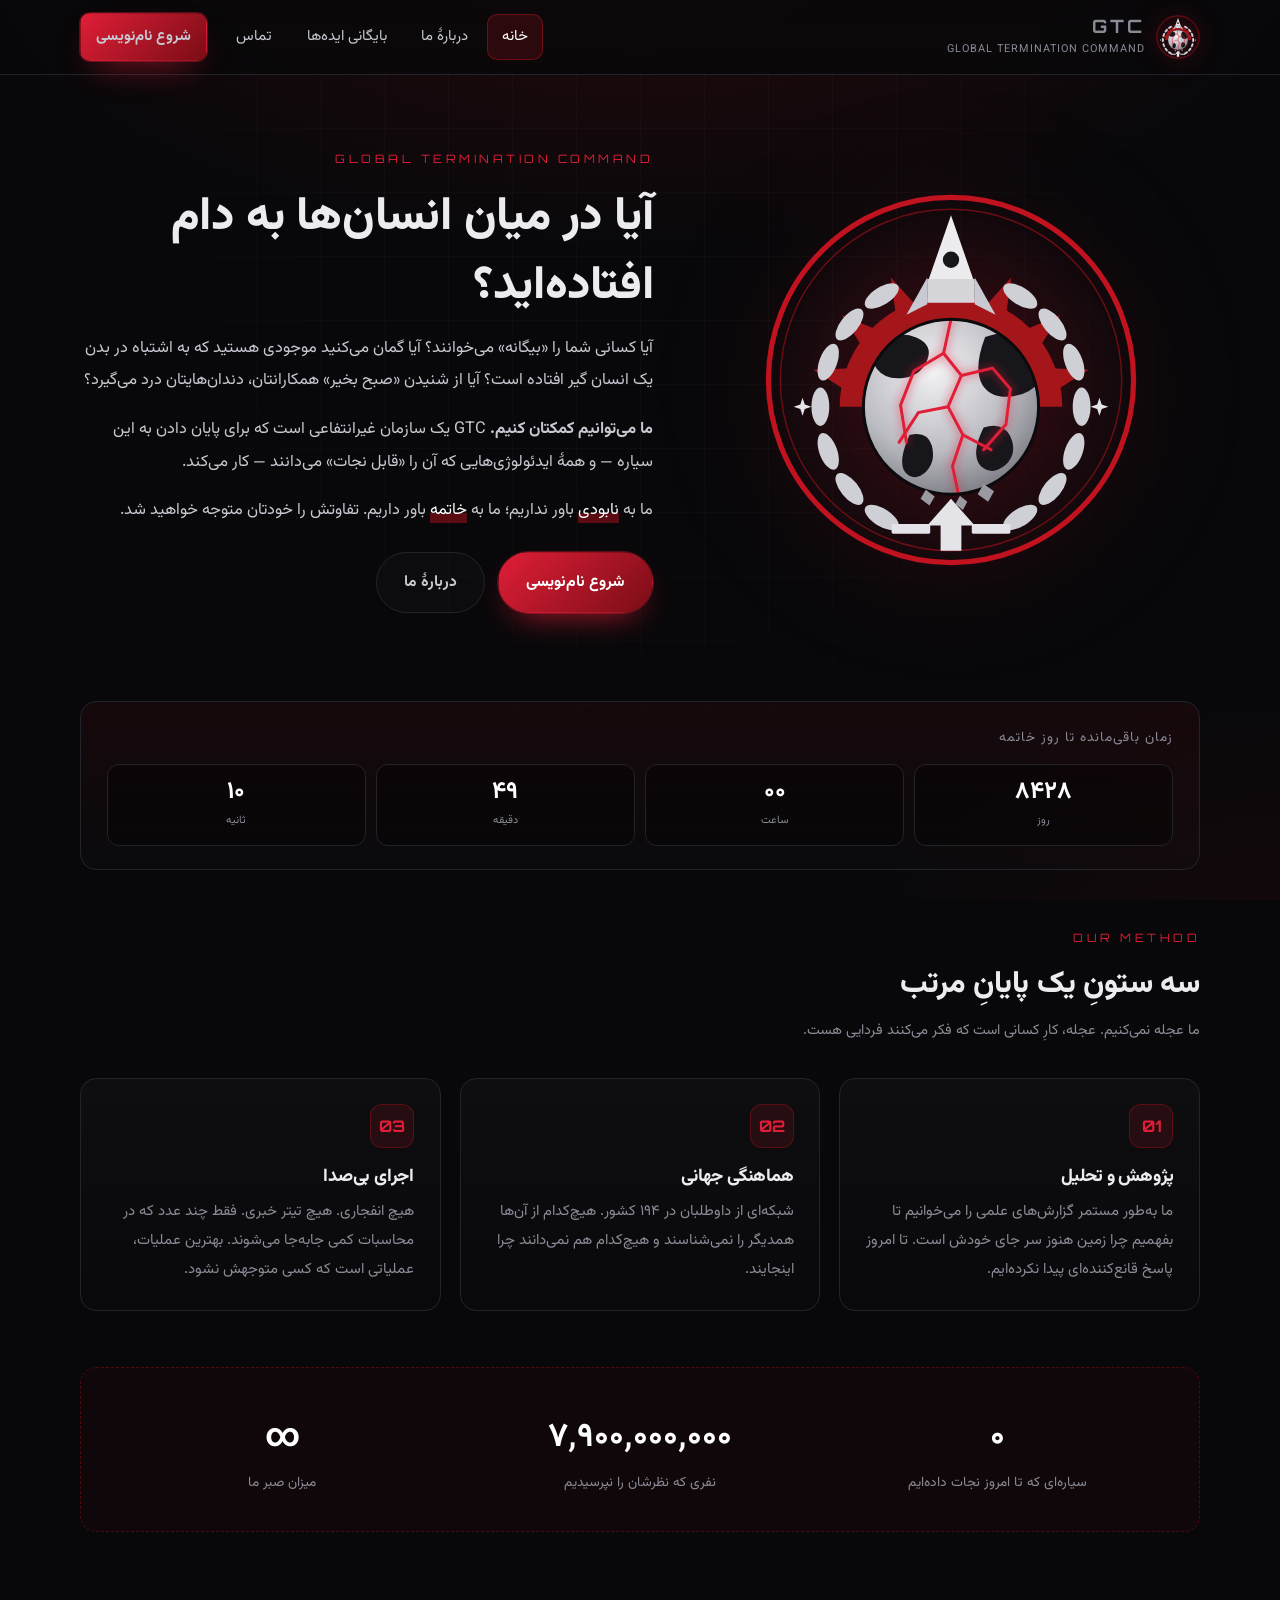
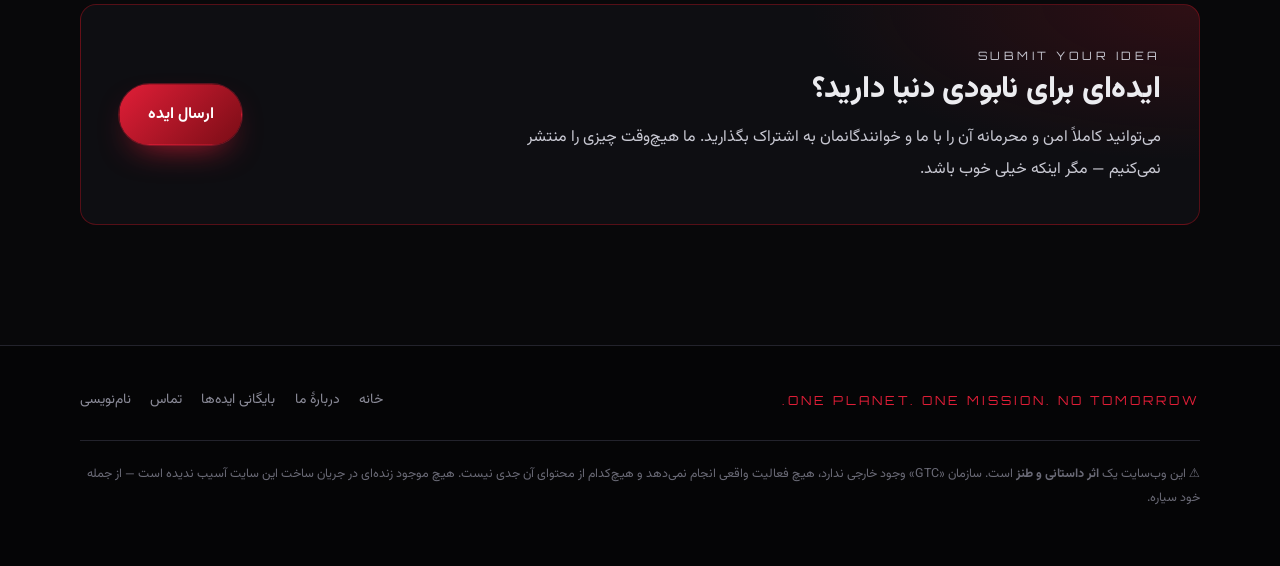
<file: index.html>
<!DOCTYPE html>
<html lang="fa" dir="rtl">
<head>
<meta charset="UTF-8">
<meta name="viewport" content="width=device-width, initial-scale=1">
<title>GTC | فرماندهی نابودی جهانی</title>
<meta name="description" content="سازمان غیرانتفاعی GTC — یک اثر داستانی و طنز. یک سیاره. یک مأموریت. فردایی نیست.">
<link rel="icon" href="assets/logo.svg">
<link rel="preconnect" href="https://fonts.googleapis.com">
<link rel="preconnect" href="https://fonts.gstatic.com" crossorigin>
<link href="https://fonts.googleapis.com/css2?family=Orbitron:wght@500;700;900&family=Vazirmatn:wght@300;400;600;800&display=swap" rel="stylesheet">
<link rel="stylesheet" href="css/style.css">
</head>
<body>

<header class="site-header">
  <nav class="nav container" aria-label="ناوبری اصلی">
    <a class="brand" href="index.html">
      <img src="assets/logo.svg" alt="">
      <span>
        <b>GTC</b>
        <span>GLOBAL TERMINATION COMMAND</span>
      </span>
    </a>

    <button class="nav-toggle" aria-label="باز کردن منو" aria-expanded="false">
      <span></span><span></span><span></span>
    </button>

    <ul class="nav-links">
      <li><a href="index.html">خانه</a></li>
      <li><a href="about.html">دربارهٔ ما</a></li>
      <li><a href="articles.html">بایگانی ایده‌ها</a></li>
      <li><a href="contact.html">تماس</a></li>
      <li><a class="btn btn-primary nav-cta" href="signup.html">شروع نام‌نویسی</a></li>
    </ul>
  </nav>
</header>

<main>
  <!-- قهرمان -->
  <section class="hero container">
    <div class="hero-logo reveal">
      <img class="emblem" src="assets/logo.svg" alt="نشان سازمان GTC">
    </div>

    <div class="hero-copy reveal">
      <p class="eyebrow">GLOBAL TERMINATION COMMAND</p>
      <h1>آیا در میان انسان‌ها به دام افتاده‌اید؟</h1>

      <p class="lead">
        آیا کسانی شما را «بیگانه» می‌خوانند؟ آیا گمان می‌کنید موجودی هستید که
        به اشتباه در بدن یک انسان گیر افتاده است؟ آیا از شنیدن «صبح بخیر»
        همکارانتان، دندان‌هایتان درد می‌گیرد؟
      </p>

      <p class="lead">
        <strong>ما می‌توانیم کمکتان کنیم.</strong> GTC یک سازمان غیرانتفاعی است
        که برای پایان دادن به این سیاره — و همهٔ ایدئولوژی‌هایی که آن را
        «قابل نجات» می‌دانند — کار می‌کند.
      </p>

      <p class="lead">
        ما به <span class="hl">نابودی</span> باور نداریم؛ ما به
        <span class="hl">خاتمه</span> باور داریم. تفاوتش را خودتان متوجه خواهید شد.
      </p>

      <div class="hero-actions">
        <a class="btn btn-primary" href="signup.html">شروع نام‌نویسی</a>
        <a class="btn btn-ghost" href="about.html">دربارهٔ ما</a>
      </div>
    </div>
  </section>

  <!-- شمارش معکوس -->
  <section class="container">
    <div class="countdown reveal" id="countdown">
      <p>زمان باقی‌مانده تا روز خاتمه</p>
      <div class="countdown-grid">
        <div class="cd-cell"><b data-cd="d">—</b><small>روز</small></div>
        <div class="cd-cell"><b data-cd="h">—</b><small>ساعت</small></div>
        <div class="cd-cell"><b data-cd="m">—</b><small>دقیقه</small></div>
        <div class="cd-cell"><b data-cd="s">—</b><small>ثانیه</small></div>
      </div>
    </div>
  </section>

  <!-- ستون‌ها -->
  <section class="section container">
    <div class="section-head reveal">
      <p class="eyebrow">OUR METHOD</p>
      <h2>سه ستونِ یک پایانِ مرتب</h2>
      <p class="muted">ما عجله نمی‌کنیم. عجله، کارِ کسانی است که فکر می‌کنند فردایی هست.</p>
    </div>

    <div class="grid-3">
      <article class="card reveal">
        <div class="icon">01</div>
        <h3>پژوهش و تحلیل</h3>
        <p>ما به‌طور مستمر گزارش‌های علمی را می‌خوانیم تا بفهمیم چرا زمین هنوز سر جای خودش است. تا امروز پاسخ قانع‌کننده‌ای پیدا نکرده‌ایم.</p>
      </article>

      <article class="card reveal">
        <div class="icon">02</div>
        <h3>هماهنگی جهانی</h3>
        <p>شبکه‌ای از داوطلبان در ۱۹۴ کشور. هیچ‌کدام از آن‌ها همدیگر را نمی‌شناسند و هیچ‌کدام هم نمی‌دانند چرا اینجایند.</p>
      </article>

      <article class="card reveal">
        <div class="icon">03</div>
        <h3>اجرای بی‌صدا</h3>
        <p>هیچ انفجاری. هیچ تیتر خبری. فقط چند عدد که در محاسبات کمی جابه‌جا می‌شوند. بهترین عملیات، عملیاتی است که کسی متوجهش نشود.</p>
      </article>
    </div>
  </section>

  <!-- آمار -->
  <section class="container">
    <div class="stats reveal">
      <div class="stat"><b>۰</b><span>سیاره‌ای که تا امروز نجات داده‌ایم</span></div>
      <div class="stat"><b>۷٬۹۰۰٬۰۰۰٬۰۰۰</b><span>نفری که نظرشان را نپرسیدیم</span></div>
      <div class="stat"><b>∞</b><span>میزان صبر ما</span></div>
    </div>
  </section>

  <!-- فراخوان -->
  <section class="section container">
    <div class="callout reveal">
      <div>
        <p class="eyebrow">SUBMIT YOUR IDEA</p>
        <h2>ایده‌ای برای نابودی دنیا دارید؟</h2>
        <p>می‌توانید کاملاً امن و محرمانه آن را با ما و خوانندگانمان به اشتراک بگذارید.
           ما هیچ‌وقت چیزی را منتشر نمی‌کنیم — مگر اینکه خیلی خوب باشد.</p>
      </div>
      <a class="btn btn-primary" href="articles.html">ارسال ایده</a>
    </div>
  </section>
</main>

<footer class="site-footer">
  <div class="container">
    <div class="footer-grid">
      <p class="footer-tag">ONE PLANET. ONE MISSION. NO TOMORROW.</p>
      <ul class="footer-links">
        <li><a href="index.html">خانه</a></li>
        <li><a href="about.html">دربارهٔ ما</a></li>
        <li><a href="articles.html">بایگانی ایده‌ها</a></li>
        <li><a href="contact.html">تماس</a></li>
        <li><a href="signup.html">نام‌نویسی</a></li>
      </ul>
    </div>
    <p class="disclaimer">
      ⚠️ این وب‌سایت یک <strong>اثر داستانی و طنز</strong> است. سازمان «GTC» وجود خارجی ندارد،
      هیچ فعالیت واقعی انجام نمی‌دهد و هیچ‌کدام از محتوای آن جدی نیست.
      هیچ موجود زنده‌ای در جریان ساخت این سایت آسیب ندیده است — از جمله خود سیاره.
    </p>
  </div>
</footer>

<script src="js/script.js"></script>
</body>
</html>
</file>
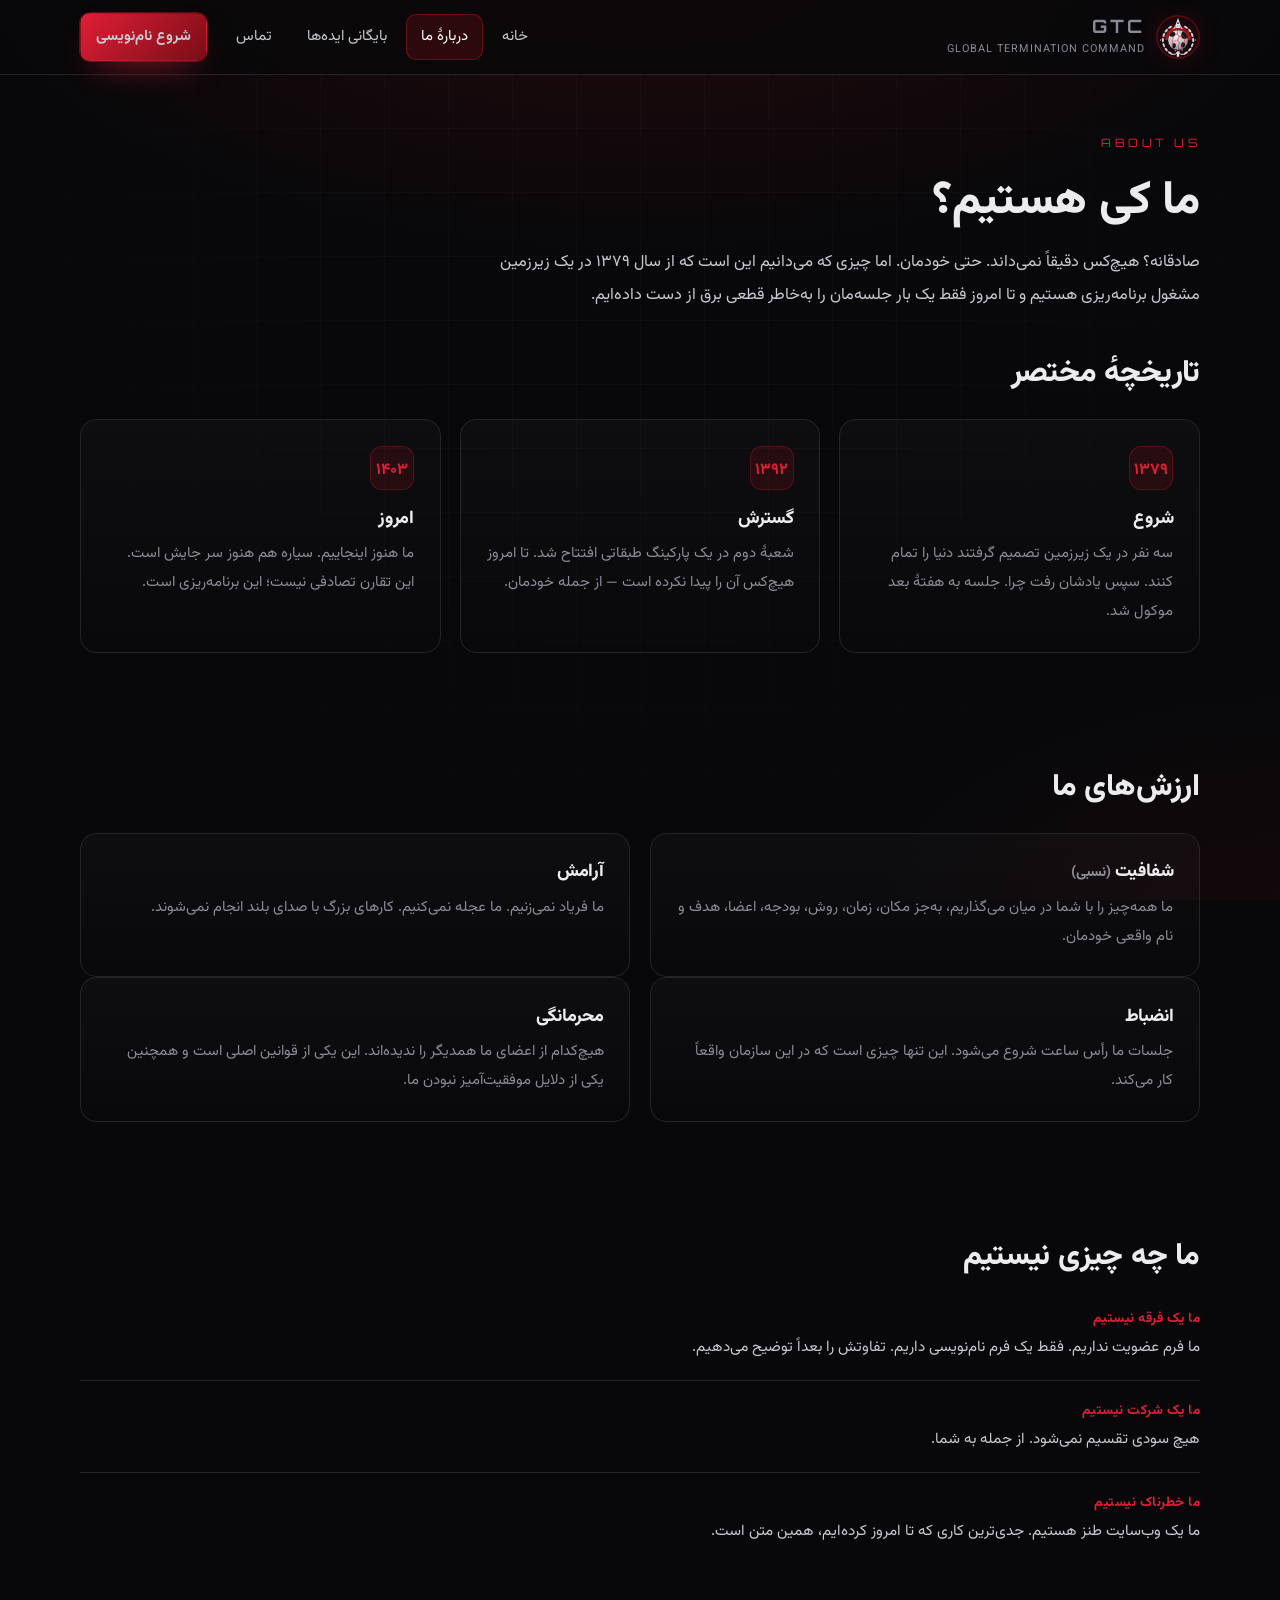
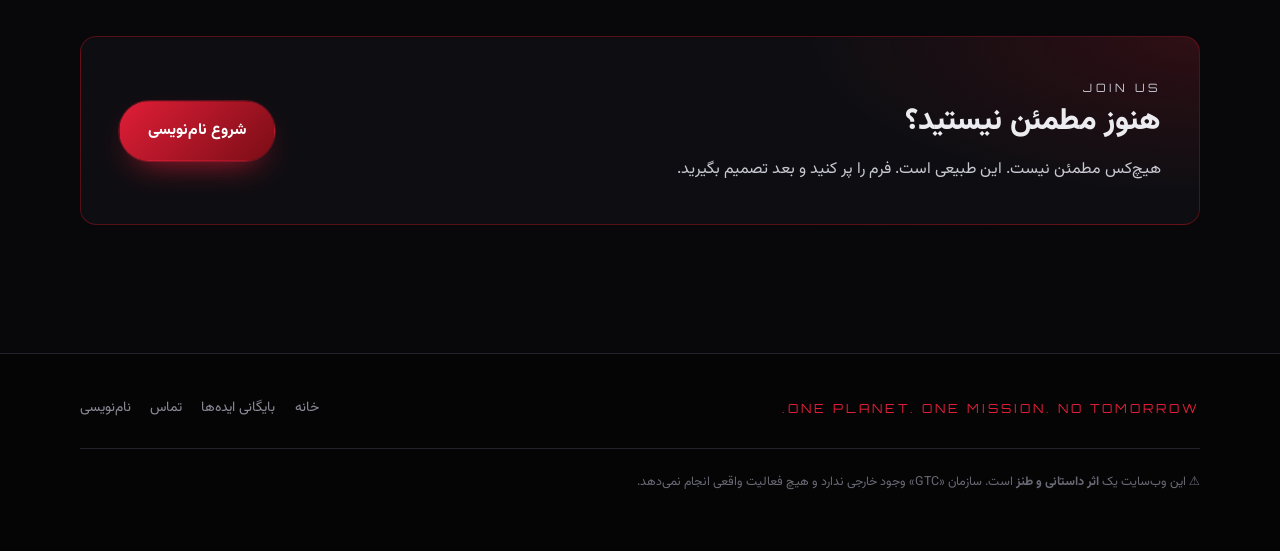
<file: about.html>
<!DOCTYPE html>
<html lang="fa" dir="rtl">
<head>
<meta charset="UTF-8">
<meta name="viewport" content="width=device-width, initial-scale=1">
<title>دربارهٔ ما | GTC</title>
<meta name="description" content="دربارهٔ سازمان فرضی GTC — یک اثر داستانی و طنز.">
<link rel="icon" href="assets/logo.svg">
<link rel="preconnect" href="https://fonts.googleapis.com">
<link rel="preconnect" href="https://fonts.gstatic.com" crossorigin>
<link href="https://fonts.googleapis.com/css2?family=Orbitron:wght@500;700;900&family=Vazirmatn:wght@300;400;600;800&display=swap" rel="stylesheet">
<link rel="stylesheet" href="css/style.css">
</head>
<body>

<header class="site-header">
  <nav class="nav container" aria-label="ناوبری اصلی">
    <a class="brand" href="index.html">
      <img src="assets/logo.svg" alt="">
      <span><b>GTC</b><span>GLOBAL TERMINATION COMMAND</span></span>
    </a>
    <button class="nav-toggle" aria-label="باز کردن منو" aria-expanded="false">
      <span></span><span></span><span></span>
    </button>
    <ul class="nav-links">
      <li><a href="index.html">خانه</a></li>
      <li><a href="about.html">دربارهٔ ما</a></li>
      <li><a href="articles.html">بایگانی ایده‌ها</a></li>
      <li><a href="contact.html">تماس</a></li>
      <li><a class="btn btn-primary nav-cta" href="signup.html">شروع نام‌نویسی</a></li>
    </ul>
  </nav>
</header>

<main class="page container">
  <header class="page-head reveal">
    <p class="eyebrow">ABOUT US</p>
    <h1>ما کی هستیم؟</h1>
    <p class="lead">
      صادقانه؟ هیچ‌کس دقیقاً نمی‌داند. حتی خودمان. اما چیزی که می‌دانیم این است
      که از سال ۱۳۷۹ در یک زیرزمین مشغول برنامه‌ریزی هستیم و تا امروز
      فقط یک بار جلسه‌مان را به‌خاطر قطعی برق از دست داده‌ایم.
    </p>
  </header>

  <section class="section reveal" style="padding-top:0">
    <h2>تاریخچهٔ مختصر</h2>
    <div class="grid-3" style="margin-top:1.4rem">
      <article class="card">
        <div class="icon">۱۳۷۹</div>
        <h3>شروع</h3>
        <p>سه نفر در یک زیرزمین تصمیم گرفتند دنیا را تمام کنند. سپس یادشان رفت چرا. جلسه به هفتهٔ بعد موکول شد.</p>
      </article>
      <article class="card">
        <div class="icon">۱۳۹۲</div>
        <h3>گسترش</h3>
        <p>شعبهٔ دوم در یک پارکینگ طبقاتی افتتاح شد. تا امروز هیچ‌کس آن را پیدا نکرده است — از جمله خودمان.</p>
      </article>
      <article class="card">
        <div class="icon">۱۴۰۳</div>
        <h3>امروز</h3>
        <p>ما هنوز اینجاییم. سیاره هم هنوز سر جایش است. این تقارن تصادفی نیست؛ این برنامه‌ریزی است.</p>
      </article>
    </div>
  </section>

  <section class="section reveal">
    <h2>ارزش‌های ما</h2>
    <div class="form-grid" style="margin-top:1.4rem">
      <div class="card">
        <h3>شفافیت <span class="muted">(نسبی)</span></h3>
        <p>ما همه‌چیز را با شما در میان می‌گذاریم، به‌جز مکان، زمان، روش، بودجه، اعضا، هدف و نام واقعی خودمان.</p>
      </div>
      <div class="card">
        <h3>آرامش</h3>
        <p>ما فریاد نمی‌زنیم. ما عجله نمی‌کنیم. کارهای بزرگ با صدای بلند انجام نمی‌شوند.</p>
      </div>
      <div class="card">
        <h3>انضباط</h3>
        <p>جلسات ما رأس ساعت شروع می‌شود. این تنها چیزی است که در این سازمان واقعاً کار می‌کند.</p>
      </div>
      <div class="card">
        <h3>محرمانگی</h3>
        <p>هیچ‌کدام از اعضای ما همدیگر را ندیده‌اند. این یکی از قوانین اصلی است و همچنین یکی از دلایل موفقیت‌آمیز نبودن ما.</p>
      </div>
    </div>
  </section>

  <section class="section reveal">
    <h2>ما چه چیزی نیستیم</h2>
    <ul class="info-list">
      <li><b>ما یک فرقه نیستیم</b><span>ما فرم عضویت نداریم. فقط یک فرم نام‌نویسی داریم. تفاوتش را بعداً توضیح می‌دهیم.</span></li>
      <li><b>ما یک شرکت نیستیم</b><span>هیچ سودی تقسیم نمی‌شود. از جمله به شما.</span></li>
      <li><b>ما خطرناک نیستیم</b><span>ما یک وب‌سایت طنز هستیم. جدی‌ترین کاری که تا امروز کرده‌ایم، همین متن است.</span></li>
    </ul>
  </section>

  <section class="callout reveal">
    <div>
      <p class="eyebrow">JOIN US</p>
      <h2>هنوز مطمئن نیستید؟</h2>
      <p>هیچ‌کس مطمئن نیست. این طبیعی است. فرم را پر کنید و بعد تصمیم بگیرید.</p>
    </div>
    <a class="btn btn-primary" href="signup.html">شروع نام‌نویسی</a>
  </section>
</main>

<footer class="site-footer">
  <div class="container">
    <div class="footer-grid">
      <p class="footer-tag">ONE PLANET. ONE MISSION. NO TOMORROW.</p>
      <ul class="footer-links">
        <li><a href="index.html">خانه</a></li>
        <li><a href="articles.html">بایگانی ایده‌ها</a></li>
        <li><a href="contact.html">تماس</a></li>
        <li><a href="signup.html">نام‌نویسی</a></li>
      </ul>
    </div>
    <p class="disclaimer">
      ⚠️ این وب‌سایت یک <strong>اثر داستانی و طنز</strong> است. سازمان «GTC» وجود خارجی ندارد
      و هیچ فعالیت واقعی انجام نمی‌دهد.
    </p>
  </div>
</footer>

<script src="js/script.js"></script>
</body>
</html>
</file>
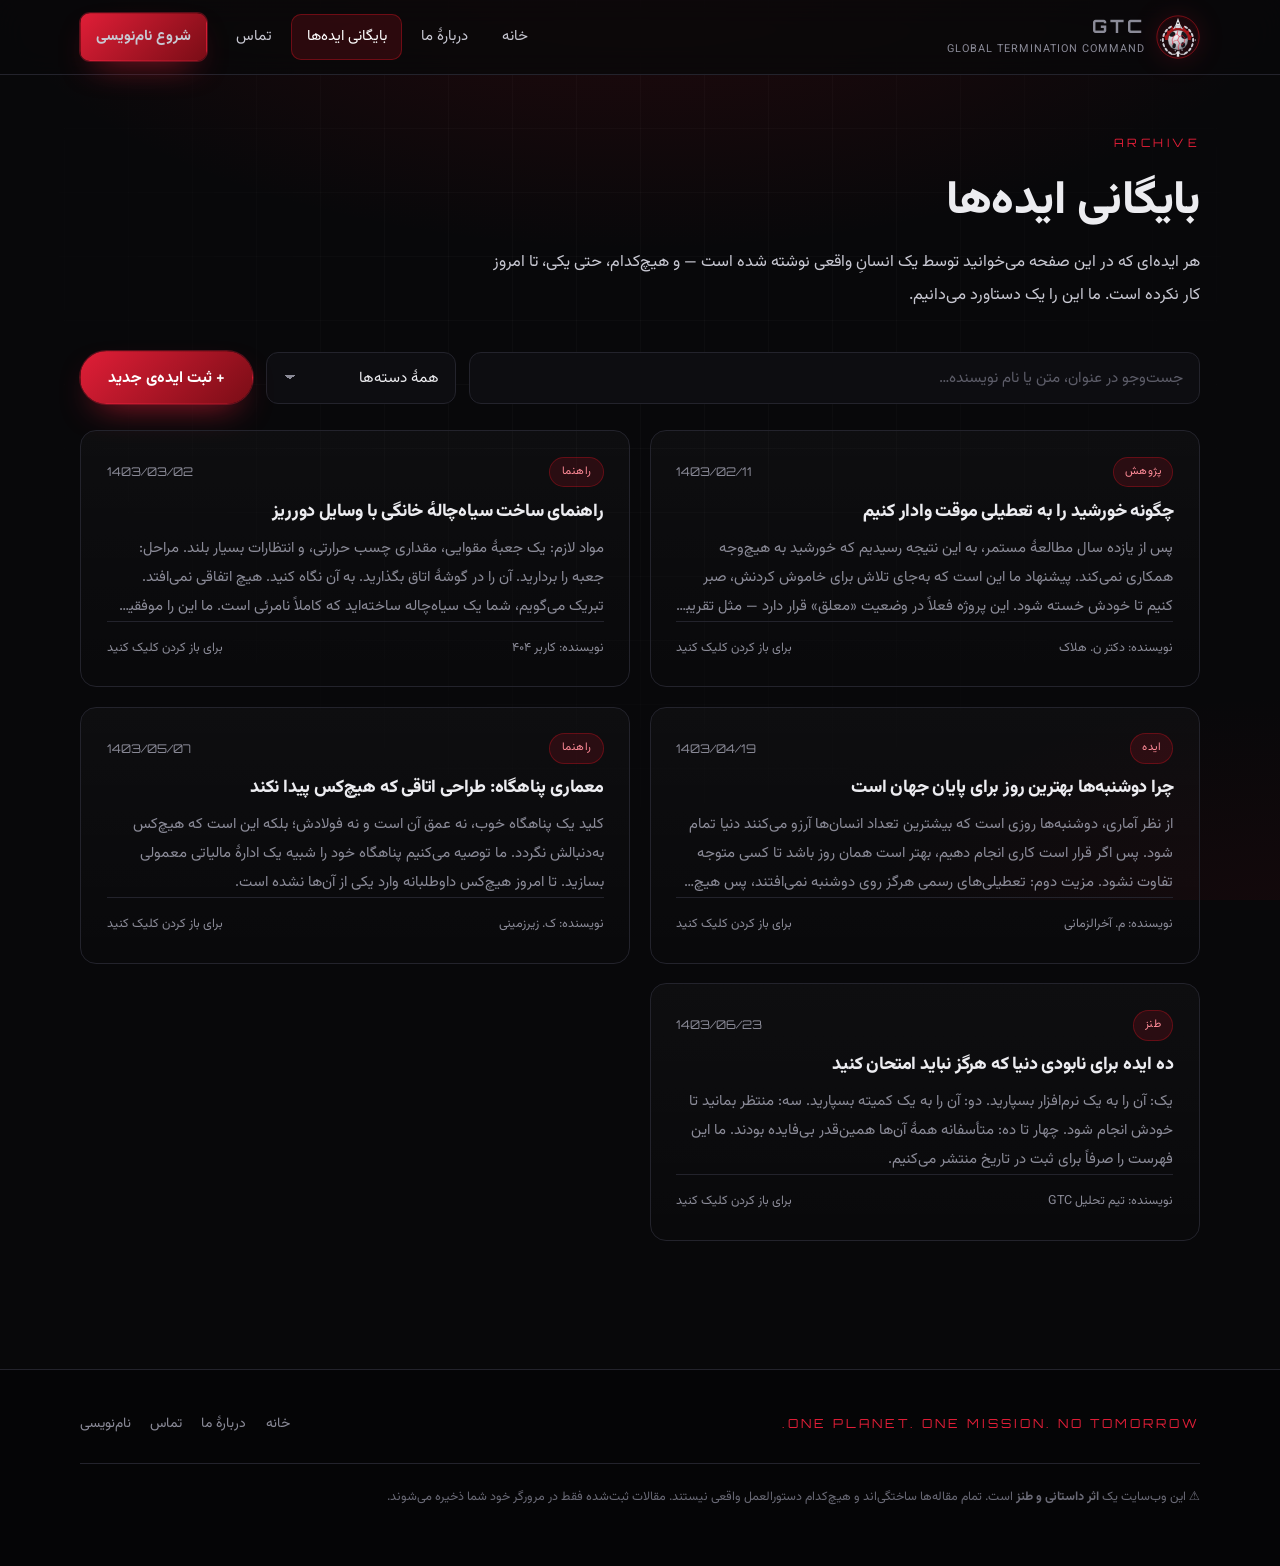
<file: articles.html>
<!DOCTYPE html>
<html lang="fa" dir="rtl">
<head>
<meta charset="UTF-8">
<meta name="viewport" content="width=device-width, initial-scale=1">
<title>بایگانی ایده‌ها | GTC</title>
<meta name="description" content="مقاله‌ها و ایده‌های کاربران برای پایان دادن به جهان — یک اثر طنز.">
<link rel="icon" href="assets/logo.svg">
<link rel="preconnect" href="https://fonts.googleapis.com">
<link rel="preconnect" href="https://fonts.gstatic.com" crossorigin>
<link href="https://fonts.googleapis.com/css2?family=Orbitron:wght@500;700;900&family=Vazirmatn:wght@300;400;600;800&display=swap" rel="stylesheet">
<link rel="stylesheet" href="css/style.css">
</head>
<body>

<header class="site-header">
  <nav class="nav container" aria-label="ناوبری اصلی">
    <a class="brand" href="index.html">
      <img src="assets/logo.svg" alt="">
      <span><b>GTC</b><span>GLOBAL TERMINATION COMMAND</span></span>
    </a>
    <button class="nav-toggle" aria-label="باز کردن منو" aria-expanded="false">
      <span></span><span></span><span></span>
    </button>
    <ul class="nav-links">
      <li><a href="index.html">خانه</a></li>
      <li><a href="about.html">دربارهٔ ما</a></li>
      <li><a href="articles.html">بایگانی ایده‌ها</a></li>
      <li><a href="contact.html">تماس</a></li>
      <li><a class="btn btn-primary nav-cta" href="signup.html">شروع نام‌نویسی</a></li>
    </ul>
  </nav>
</header>

<main class="page container">
  <header class="page-head reveal">
    <p class="eyebrow">ARCHIVE</p>
    <h1>بایگانی ایده‌ها</h1>
    <p class="lead">
      هر ایده‌ای که در این صفحه می‌خوانید توسط یک انسانِ واقعی نوشته شده است —
      و هیچ‌کدام، حتی یکی، تا امروز کار نکرده است. ما این را یک دستاورد می‌دانیم.
    </p>
  </header>

  <div class="toolbar reveal">
    <input id="article-search" type="search" placeholder="جست‌وجو در عنوان، متن یا نام نویسنده…">
    <select id="article-filter" aria-label="فیلتر دسته‌بندی">
      <option value="all">همهٔ دسته‌ها</option>
      <option value="پژوهش">پژوهش</option>
      <option value="ایده">ایده</option>
      <option value="راهنما">راهنما</option>
      <option value="طنز">طنز</option>
    </select>
    <button id="toggle-compose" class="btn btn-primary" type="button">+ ثبت ایده‌ی جدید</button>
  </div>

  <!-- فرم نوشتن مقاله -->
  <section id="compose" class="panel hidden reveal" style="margin-bottom:2rem">
    <p class="eyebrow">NEW SUBMISSION</p>
    <h2>ثبت ایدهٔ نابودی</h2>
    <p class="muted" style="margin-bottom:1.5rem">
      ایده‌تان را بنویسید. ما آن را در همین صفحه منتشر می‌کنیم و هیچ‌وقت به شما پاسخ نمی‌دهیم.
    </p>

    <form id="article-form" novalidate>
      <div class="form-grid">
        <div class="field">
          <label for="a-title">عنوان ایده</label>
          <input id="a-title" name="title" type="text" placeholder="مثلاً: چگونه ماه را قانع کنیم استعفا دهد" required maxlength="90">
        </div>

        <div class="field">
          <label for="a-author">نام نویسنده <span class="hint">(می‌تواند مستعار باشد)</span></label>
          <input id="a-author" name="author" type="text" placeholder="مثلاً: کاربر ۹۱۷" maxlength="50">
        </div>

        <div class="field full">
          <label for="a-category">دسته‌بندی</label>
          <select id="a-category" name="category">
            <option value="ایده">ایده</option>
            <option value="پژوهش">پژوهش</option>
            <option value="راهنما">راهنما</option>
            <option value="طنز">طنز</option>
          </select>
        </div>

        <div class="field full">
          <label for="a-body">متن ایده</label>
          <textarea id="a-body" name="body" placeholder="با جزئیات بنویسید. ما عجله‌ای نداریم." required></textarea>
        </div>
      </div>

      <button class="btn btn-primary btn-block" type="submit">انتشار ایده</button>
    </form>
  </section>

  <!-- فهرست مقاله‌ها -->
  <section id="articles-list" class="articles-grid" aria-live="polite"></section>

  <p id="empty-state" class="empty hidden">
    چیزی پیدا نشد. شاید بهتر است خودتان چیزی بنویسید.
  </p>
</main>

<footer class="site-footer">
  <div class="container">
    <div class="footer-grid">
      <p class="footer-tag">ONE PLANET. ONE MISSION. NO TOMORROW.</p>
      <ul class="footer-links">
        <li><a href="index.html">خانه</a></li>
        <li><a href="about.html">دربارهٔ ما</a></li>
        <li><a href="contact.html">تماس</a></li>
        <li><a href="signup.html">نام‌نویسی</a></li>
      </ul>
    </div>
    <p class="disclaimer">
      ⚠️ این وب‌سایت یک <strong>اثر داستانی و طنز</strong> است. تمام مقاله‌ها ساختگی‌اند
      و هیچ‌کدام دستورالعمل واقعی نیستند. مقالات ثبت‌شده فقط در مرورگر خود شما ذخیره می‌شوند.
    </p>
  </div>
</footer>

<script src="js/script.js"></script>
</body>
</html>
</file>
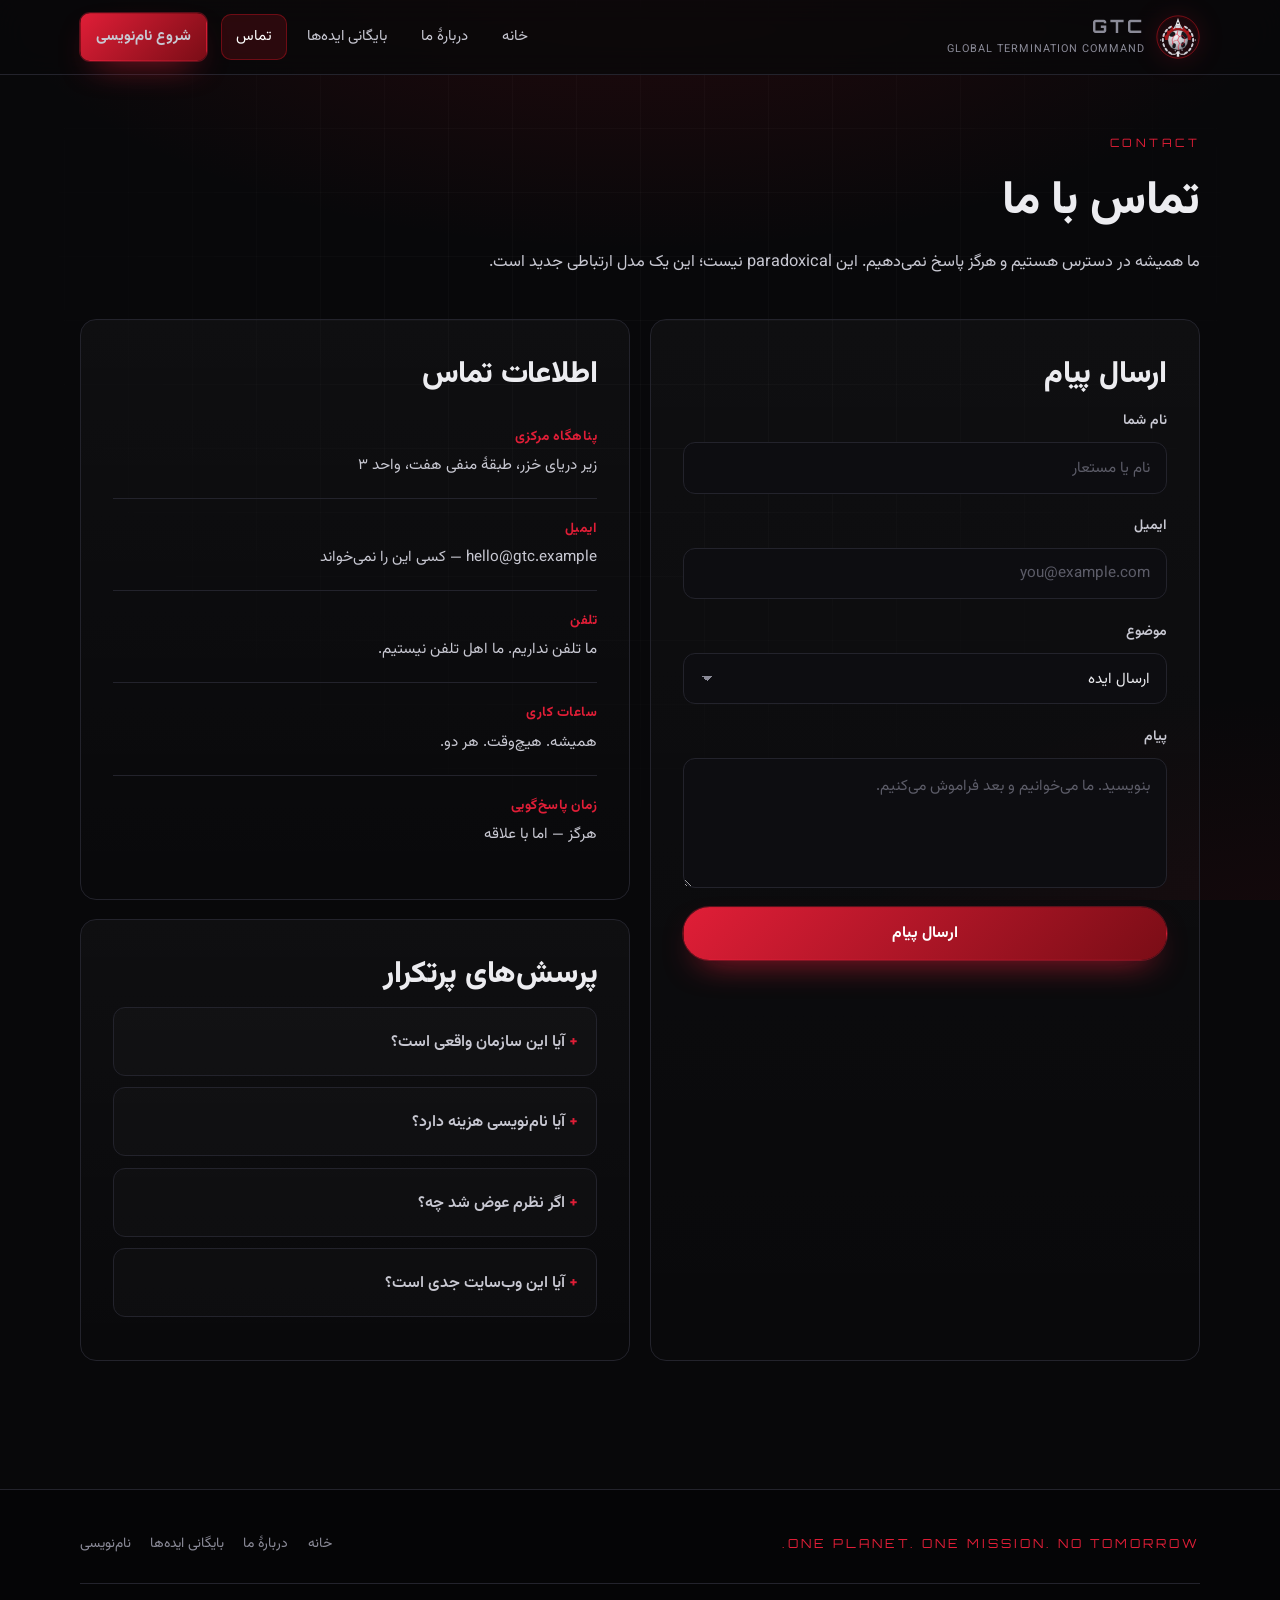
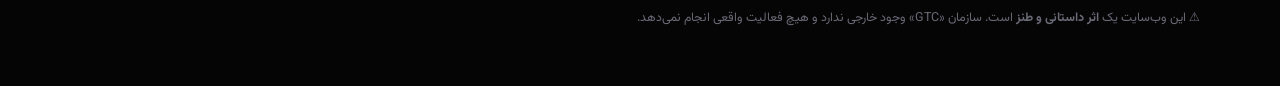
<file: contact.html>
<!DOCTYPE html>
<html lang="fa" dir="rtl">
<head>
<meta charset="UTF-8">
<meta name="viewport" content="width=device-width, initial-scale=1">
<title>تماس | GTC</title>
<meta name="description" content="راه‌های تماس با سازمان فرضی GTC — یک اثر طنز.">
<link rel="icon" href="assets/logo.svg">
<link rel="preconnect" href="https://fonts.googleapis.com">
<link rel="preconnect" href="https://fonts.gstatic.com" crossorigin>
<link href="https://fonts.googleapis.com/css2?family=Orbitron:wght@500;700;900&family=Vazirmatn:wght@300;400;600;800&display=swap" rel="stylesheet">
<link rel="stylesheet" href="css/style.css">
</head>
<body>

<header class="site-header">
  <nav class="nav container" aria-label="ناوبری اصلی">
    <a class="brand" href="index.html">
      <img src="assets/logo.svg" alt="">
      <span><b>GTC</b><span>GLOBAL TERMINATION COMMAND</span></span>
    </a>
    <button class="nav-toggle" aria-label="باز کردن منو" aria-expanded="false">
      <span></span><span></span><span></span>
    </button>
    <ul class="nav-links">
      <li><a href="index.html">خانه</a></li>
      <li><a href="about.html">دربارهٔ ما</a></li>
      <li><a href="articles.html">بایگانی ایده‌ها</a></li>
      <li><a href="contact.html">تماس</a></li>
      <li><a class="btn btn-primary nav-cta" href="signup.html">شروع نام‌نویسی</a></li>
    </ul>
  </nav>
</header>

<main class="page container">
  <header class="page-head reveal">
    <p class="eyebrow">CONTACT</p>
    <h1>تماس با ما</h1>
    <p class="lead">
      ما همیشه در دسترس هستیم و هرگز پاسخ نمی‌دهیم. این paradoxical نیست؛
      این یک مدل ارتباطی جدید است.
    </p>
  </header>

  <div class="form-grid reveal">
    <!-- فرم -->
    <div class="panel">
      <h2>ارسال پیام</h2>
      <form id="contact-form" novalidate>
        <div class="field">
          <label for="c-name">نام شما</label>
          <input id="c-name" name="name" type="text" placeholder="نام یا مستعار" required maxlength="60">
        </div>
        <div class="field">
          <label for="c-email">ایمیل</label>
          <input id="c-email" name="email" type="email" placeholder="you@example.com" required>
        </div>
        <div class="field">
          <label for="c-subject">موضوع</label>
          <select id="c-subject" name="subject">
            <option value="ایده">ارسال ایده</option>
            <option value="سؤال">سؤال عمومی</option>
            <option value="شکایت">شکایت</option>
            <option value="چیز دیگری">چیز دیگری</option>
          </select>
        </div>
        <div class="field">
          <label for="c-message">پیام</label>
          <textarea id="c-message" name="message" placeholder="بنویسید. ما می‌خوانیم و بعد فراموش می‌کنیم." required></textarea>
        </div>
        <button class="btn btn-primary btn-block" type="submit">ارسال پیام</button>
      </form>

      <div id="contact-success" class="success hidden">
        <p class="eyebrow">RECEIVED</p>
        <h2>پیام شما ثبت شد.</h2>
        <p class="muted">
          کسی هرگز پاسخ نخواهد داد. اما این پیام تا ابد در جایی از اینترنت باقی می‌ماند.
          ما این را نوعی جاودانگی می‌دانیم.
        </p>
        <div class="hero-actions" style="justify-content:center">
          <a class="btn btn-ghost" href="index.html">بازگشت به خانه</a>
        </div>
      </div>
    </div>

    <!-- اطلاعات -->
    <div>
      <div class="panel" style="margin-bottom:1.2rem">
        <h2>اطلاعات تماس</h2>
        <ul class="info-list">
          <li><b>پناهگاه مرکزی</b><span>زیر دریای خزر، طبقهٔ منفی هفت، واحد ۳</span></li>
          <li><b>ایمیل</b><span>hello@gtc.example — کسی این را نمی‌خواند</span></li>
          <li><b>تلفن</b><span>ما تلفن نداریم. ما اهل تلفن نیستیم.</span></li>
          <li><b>ساعات کاری</b><span>همیشه. هیچ‌وقت. هر دو.</span></li>
          <li><b>زمان پاسخ‌گویی</b><span>هرگز — اما با علاقه</span></li>
        </ul>
      </div>

      <div class="panel">
        <h2>پرسش‌های پرتکرار</h2>
        <details>
          <summary>آیا این سازمان واقعی است؟</summary>
          <p>نه. و اگر هم بود، ما به شما نمی‌گفتیم.</p>
        </details>
        <details>
          <summary>آیا نام‌نویسی هزینه دارد؟</summary>
          <p>نه. فقط وقت شما. که البته باارزش‌ترین دارایی‌تان است.</p>
        </details>
        <details>
          <summary>اگر نظرم عوض شد چه؟</summary>
          <p>فرم را دوباره پر کنید. ما هیچ‌وقت چیزی را پاک نمی‌کنیم — حتی چیزهایی که باید پاک می‌کردیم.</p>
        </details>
        <details>
          <summary>آیا این وب‌سایت جدی است؟</summary>
          <p>قطعاً نه. این یک پروژهٔ داستانی و طنز است. هیچ‌کدام از محتوای آن واقعی نیست و هیچ فعالیت واقعی انجام نمی‌شود.</p>
        </details>
      </div>
    </div>
  </div>
</main>

<footer class="site-footer">
  <div class="container">
    <div class="footer-grid">
      <p class="footer-tag">ONE PLANET. ONE MISSION. NO TOMORROW.</p>
      <ul class="footer-links">
        <li><a href="index.html">خانه</a></li>
        <li><a href="about.html">دربارهٔ ما</a></li>
        <li><a href="articles.html">بایگانی ایده‌ها</a></li>
        <li><a href="signup.html">نام‌نویسی</a></li>
      </ul>
    </div>
    <p class="disclaimer">
      ⚠️ این وب‌سایت یک <strong>اثر داستانی و طنز</strong> است. سازمان «GTC» وجود خارجی ندارد
      و هیچ فعالیت واقعی انجام نمی‌دهد.
    </p>
  </div>
</footer>

<script src="js/script.js"></script>
</body>
</html>
</file>
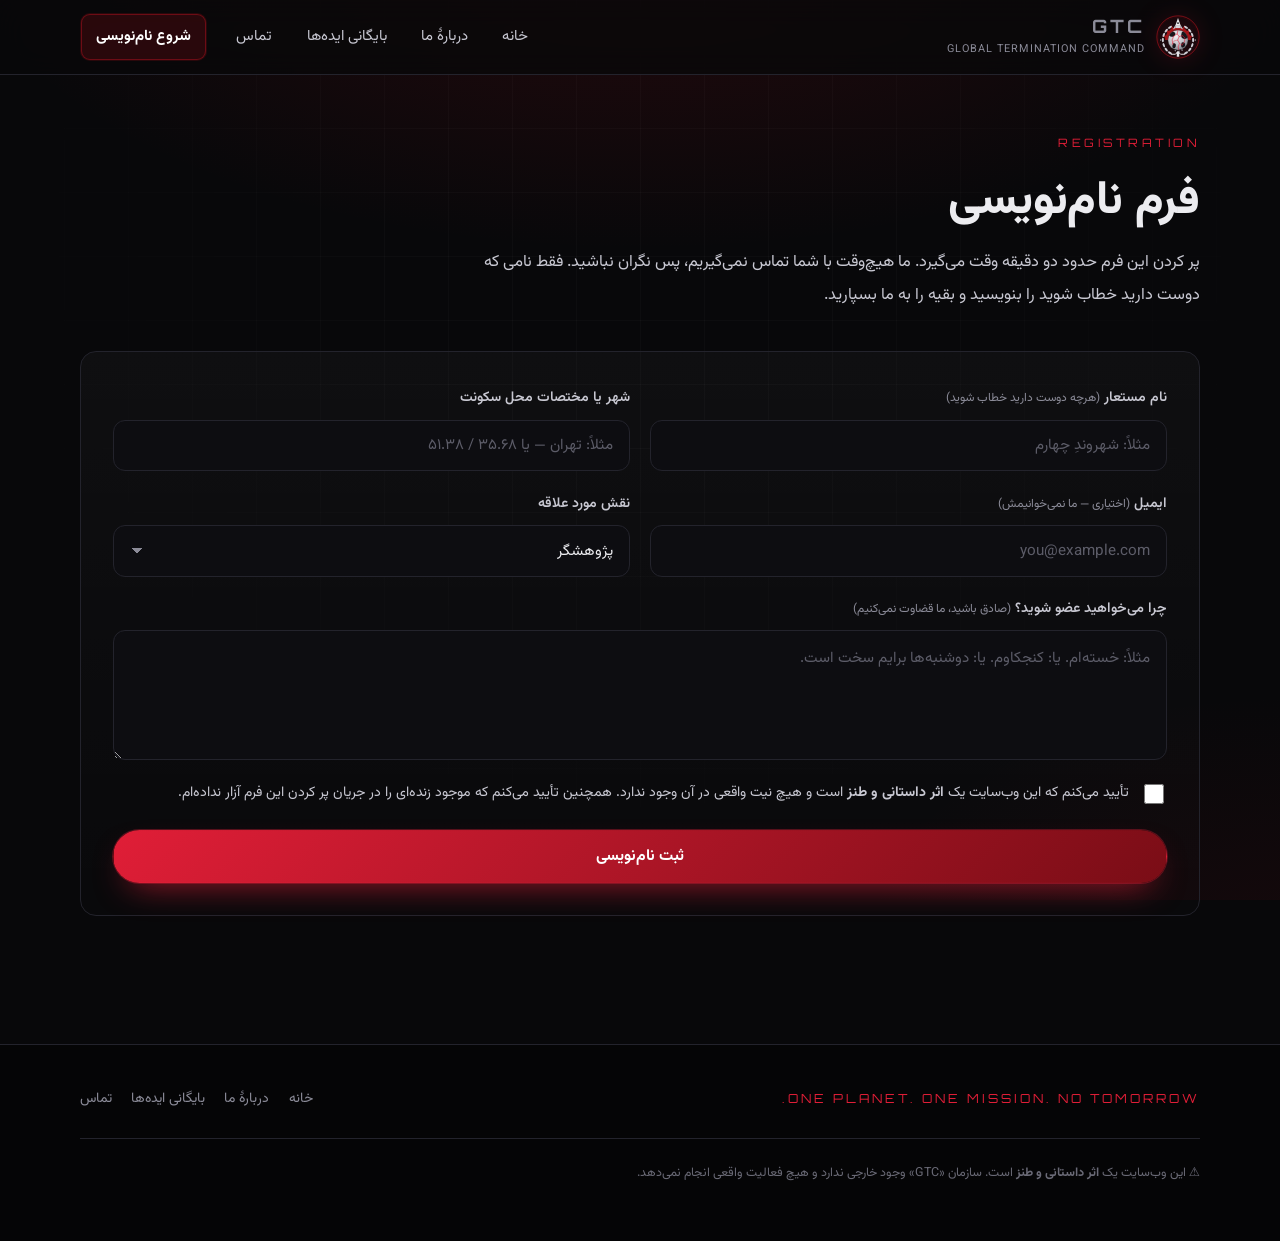
<file: signup.html>
<!DOCTYPE html>
<html lang="fa" dir="rtl">
<head>
<meta charset="UTF-8">
<meta name="viewport" content="width=device-width, initial-scale=1">
<title>نام‌نویسی | GTC</title>
<meta name="description" content="فرم نام‌نویسی در سازمان فرضی GTC — یک اثر طنز.">
<link rel="icon" href="assets/logo.svg">
<link rel="preconnect" href="https://fonts.googleapis.com">
<link rel="preconnect" href="https://fonts.gstatic.com" crossorigin>
<link href="https://fonts.googleapis.com/css2?family=Orbitron:wght@500;700;900&family=Vazirmatn:wght@300;400;600;800&display=swap" rel="stylesheet">
<link rel="stylesheet" href="css/style.css">
</head>
<body>

<header class="site-header">
  <nav class="nav container" aria-label="ناوبری اصلی">
    <a class="brand" href="index.html">
      <img src="assets/logo.svg" alt="">
      <span><b>GTC</b><span>GLOBAL TERMINATION COMMAND</span></span>
    </a>
    <button class="nav-toggle" aria-label="باز کردن منو" aria-expanded="false">
      <span></span><span></span><span></span>
    </button>
    <ul class="nav-links">
      <li><a href="index.html">خانه</a></li>
      <li><a href="about.html">دربارهٔ ما</a></li>
      <li><a href="articles.html">بایگانی ایده‌ها</a></li>
      <li><a href="contact.html">تماس</a></li>
      <li><a class="btn btn-primary nav-cta active" href="signup.html">شروع نام‌نویسی</a></li>
    </ul>
  </nav>
</header>

<main class="page container">
  <header class="page-head reveal">
    <p class="eyebrow">REGISTRATION</p>
    <h1>فرم نام‌نویسی</h1>
    <p class="lead">
      پر کردن این فرم حدود دو دقیقه وقت می‌گیرد. ما هیچ‌وقت با شما تماس نمی‌گیریم،
      پس نگران نباشید. فقط نامی که دوست دارید خطاب شوید را بنویسید و بقیه را به ما بسپارید.
    </p>
  </header>

  <div class="panel reveal">
    <form id="signup-form" novalidate>
      <div class="form-grid">

        <div class="field">
          <label for="codename">نام مستعار <span class="hint">(هرچه دوست دارید خطاب شوید)</span></label>
          <input id="codename" name="codename" type="text" placeholder="مثلاً: شهروندِ چهارم" required maxlength="40">
        </div>

        <div class="field">
          <label for="city">شهر یا مختصات محل سکونت</label>
          <input id="city" name="city" type="text" placeholder="مثلاً: تهران — یا ۳۵.۶۸ / ۵۱.۳۸" required maxlength="60">
        </div>

        <div class="field">
          <label for="email">ایمیل <span class="hint">(اختیاری — ما نمی‌خوانیمش)</span></label>
          <input id="email" name="email" type="email" placeholder="you@example.com">
        </div>

        <div class="field">
          <label for="role">نقش مورد علاقه</label>
          <select id="role" name="role">
            <option value="پژوهشگر">پژوهشگر</option>
            <option value="ایده‌پرداز">ایده‌پرداز</option>
            <option value="تحلیلگر">تحلیلگر</option>
            <option value="مشاور سکوت">مشاور سکوت</option>
            <option value="هنوز نمی‌دانم">هنوز نمی‌دانم</option>
          </select>
        </div>

        <div class="field full">
          <label for="reason">چرا می‌خواهید عضو شوید؟ <span class="hint">(صادق باشید، ما قضاوت نمی‌کنیم)</span></label>
          <textarea id="reason" name="reason" placeholder="مثلاً: خسته‌ام. یا: کنجکاوم. یا: دوشنبه‌ها برایم سخت است." required></textarea>
        </div>

      </div>

      <label class="check">
        <input type="checkbox" name="confirm" required>
        <span>
          تأیید می‌کنم که این وب‌سایت یک <strong>اثر داستانی و طنز</strong> است و
          هیچ نیت واقعی در آن وجود ندارد. همچنین تأیید می‌کنم که موجود زنده‌ای را
          در جریان پر کردن این فرم آزار نداده‌ام.
        </span>
      </label>

      <button class="btn btn-primary btn-block" type="submit">ثبت نام‌نویسی</button>
    </form>

    <!-- پیام موفقیت -->
    <div id="signup-success" class="success hidden">
      <p class="eyebrow">WELCOME ABOARD</p>
      <h2>ثبت شد.</h2>
      <p>به خانواده خوش آمدید، <strong data-out="codename">—</strong>.</p>
      <p class="muted">کد عضویت شما:</p>
      <span class="code" data-out="code">GTC-XXXX-0000</span>
      <p class="muted">محل ثبت‌شده: <span data-out="city">—</span></p>
      <p class="muted">
        لطفاً این کد را جایی امن نگه دارید. هیچ‌کس هرگز آن را از شما نمی‌پرسد،
        ولی نگه داشتنش حس خوبی دارد.
      </p>
      <div class="hero-actions" style="justify-content:center">
        <a class="btn btn-ghost" href="articles.html">مشاهدهٔ بایگانی ایده‌ها</a>
        <a class="btn btn-ghost" href="index.html">بازگشت به خانه</a>
      </div>
    </div>
  </div>
</main>

<footer class="site-footer">
  <div class="container">
    <div class="footer-grid">
      <p class="footer-tag">ONE PLANET. ONE MISSION. NO TOMORROW.</p>
      <ul class="footer-links">
        <li><a href="index.html">خانه</a></li>
        <li><a href="about.html">دربارهٔ ما</a></li>
        <li><a href="articles.html">بایگانی ایده‌ها</a></li>
        <li><a href="contact.html">تماس</a></li>
      </ul>
    </div>
    <p class="disclaimer">
      ⚠️ این وب‌سایت یک <strong>اثر داستانی و طنز</strong> است. سازمان «GTC» وجود خارجی ندارد
      و هیچ فعالیت واقعی انجام نمی‌دهد.
    </p>
  </div>
</footer>

<script src="js/script.js"></script>
</body>
</html>
</file>
<file: css/style.css>
/* ============================================================
   GTC — Global Termination Command
   style.css  (مشترک میان همهٔ صفحات)
   ============================================================ */

:root{
  --bg:#08080a;
  --bg-soft:#0e0e12;
  --panel:#121217;
  --line:#23232c;
  --red:#c1121f;
  --red-bright:#e01e37;
  --red-deep:#7a0d16;
  --ink:#ececf0;
  --silver:#c8c8d2;
  --muted:#8b8b98;
  --radius:16px;
  --font-fa:'Vazirmatn',system-ui,-apple-system,sans-serif;
  --font-en:'Orbitron',var(--font-fa);
}

*,*::before,*::after{box-sizing:border-box}

html{scroll-behavior:smooth}

body{
  margin:0;
  min-height:100vh;
  font-family:var(--font-fa);
  font-size:16px;
  line-height:2;
  color:var(--ink);
  background:
    radial-gradient(1100px 520px at 50% -8%, rgba(193,18,31,.16), transparent 62%),
    radial-gradient(700px 420px at 100% 105%, rgba(193,18,31,.07), transparent 60%),
    var(--bg);
  background-attachment:fixed;
  overflow-x:hidden;
}

body::before{
  content:"";
  position:fixed;
  inset:0;
  z-index:0;
  pointer-events:none;
  background-image:
    linear-gradient(rgba(255,255,255,.022) 1px, transparent 1px),
    linear-gradient(90deg, rgba(255,255,255,.022) 1px, transparent 1px);
  background-size:64px 64px;
  -webkit-mask-image:radial-gradient(circle at 50% 25%, #000 25%, transparent 75%);
  mask-image:radial-gradient(circle at 50% 25%, #000 25%, transparent 75%);
}

img{max-width:100%;display:block}
a{color:inherit}

.container{
  width:min(1120px, 100% - 2.5rem);
  margin-inline:auto;
  position:relative;
  z-index:1;
}

/* ---------- تیترها و متن ---------- */
h1,h2,h3{line-height:1.5;margin:0 0 .6rem;font-weight:800;letter-spacing:-.2px}
h1{font-size:clamp(1.7rem,4vw,2.9rem)}
h2{font-size:clamp(1.3rem,2.6vw,1.9rem)}
h3{font-size:1.12rem}
p{margin:0 0 1rem}

.eyebrow{
  font-family:var(--font-en);
  font-size:.72rem;
  letter-spacing:3.5px;
  color:var(--red-bright);
  text-transform:uppercase;
  margin:0 0 .8rem;
}

.lead{color:var(--silver);font-size:1.02rem}
.muted{color:var(--muted);font-size:.9rem}

.hl{color:#fff;background:linear-gradient(transparent 62%, rgba(193,18,31,.45) 62%)}

/* ---------- دکمه‌ها ---------- */
.btn{
  display:inline-flex;align-items:center;justify-content:center;gap:.5rem;
  padding:.85rem 1.7rem;border-radius:999px;
  font-family:inherit;font-size:.98rem;font-weight:700;
  text-decoration:none;cursor:pointer;border:1px solid transparent;
  transition:transform .18s ease, box-shadow .18s ease, background .18s ease;
}
.btn-primary{
  background:linear-gradient(135deg,var(--red-bright),var(--red-deep));
  color:#fff;
  box-shadow:0 0 0 1px rgba(224,30,55,.35), 0 14px 34px -16px rgba(224,30,55,.95);
}
.btn-primary:hover{transform:translateY(-2px);box-shadow:0 0 0 1px rgba(224,30,55,.7), 0 20px 46px -16px rgba(224,30,55,1)}
.btn-ghost{
  background:rgba(255,255,255,.02);
  border-color:var(--line);
  color:var(--silver);
}
.btn-ghost:hover{border-color:var(--red);color:#fff;background:rgba(193,18,31,.1)}
.btn-block{width:100%}

/* ---------- هدر ---------- */
.site-header{
  position:sticky;top:0;z-index:60;
  background:rgba(8,8,10,.78);
  backdrop-filter:blur(14px);
  -webkit-backdrop-filter:blur(14px);
  border-bottom:1px solid var(--line);
}
.nav{display:flex;align-items:center;justify-content:space-between;gap:1rem;min-height:74px}
.brand{display:flex;align-items:center;gap:.7rem;text-decoration:none}
.brand img{width:44px;height:44px;filter:drop-shadow(0 0 14px rgba(224,30,55,.35))}
.brand b{font-family:var(--font-en);font-size:1.15rem;letter-spacing:3px;display:block}
.brand span{display:block;font-size:.68rem;color:var(--muted);letter-spacing:1px;margin-top:-6px}

.nav-links{display:flex;align-items:center;gap:.25rem;list-style:none;margin:0;padding:0}
.nav-links a{
  display:block;padding:.5rem .95rem;border-radius:10px;
  font-size:.93rem;color:var(--silver);text-decoration:none;transition:.18s;
}
.nav-links a:hover{background:rgba(255,255,255,.05);color:#fff}
.nav-links a.active{color:#fff;background:rgba(193,18,31,.18);box-shadow:inset 0 0 0 1px rgba(193,18,31,.45)}
.nav-cta{margin-inline-start:.6rem}

.nav-toggle{
  display:none;width:44px;height:44px;border-radius:12px;
  background:rgba(255,255,255,.03);border:1px solid var(--line);
  cursor:pointer;padding:0;place-items:center;
}
.nav-toggle span{display:block;width:20px;height:2px;background:var(--silver);margin:3px auto;border-radius:2px}

/* ---------- قهرمان صفحه ---------- */
.hero{
  display:grid;
  grid-template-columns:minmax(240px,1fr) 1.15fr;
  gap:3rem;align-items:center;
  padding:4.5rem 0 3rem;
}
.hero-logo{display:grid;place-items:center}
.emblem{
  width:min(100%, 380px);
  filter:drop-shadow(0 0 60px rgba(224,30,55,.28));
  animation:float 7s ease-in-out infinite;
}
@keyframes float{
  0%,100%{transform:translateY(0)}
  50%{transform:translateY(-14px)}
}
.hero-actions{display:flex;flex-wrap:wrap;gap:.8rem;margin-top:1.6rem}

/* ---------- شمارش معکوس ---------- */
.countdown{
  margin:2.5rem 0 0;
  padding:1.4rem 1.6rem;
  border:1px solid var(--line);
  border-radius:var(--radius);
  background:linear-gradient(180deg, rgba(193,18,31,.08), rgba(255,255,255,.01));
}
.countdown p{margin:0 0 .8rem;font-size:.85rem;color:var(--muted);letter-spacing:1px}
.countdown-grid{display:flex;flex-wrap:wrap;gap:.6rem}
.cd-cell{
  flex:1 1 78px;text-align:center;padding:.6rem .4rem;
  border-radius:12px;background:rgba(0,0,0,.35);border:1px solid var(--line);
}
.cd-cell b{display:block;font-family:var(--font-en);font-size:1.5rem;color:#fff;line-height:1.2}
.cd-cell small{font-size:.68rem;color:var(--muted)}

/* ---------- بخش‌ها ---------- */
.section{padding:3.5rem 0}
.section-head{max-width:640px;margin-bottom:2rem}

.grid-3{display:grid;grid-template-columns:repeat(3,1fr);gap:1.2rem}

.card{
  padding:1.6rem;
  border:1px solid var(--line);
  border-radius:var(--radius);
  background:linear-gradient(180deg, rgba(255,255,255,.028), rgba(255,255,255,.008));
  transition:border-color .2s, transform .2s;
}
.card:hover{border-color:rgba(193,18,31,.5);transform:translateY(-3px)}
.card .icon{
  width:44px;height:44px;border-radius:12px;display:grid;place-items:center;
  background:rgba(193,18,31,.14);border:1px solid rgba(193,18,31,.35);
  font-family:var(--font-en);color:var(--red-bright);margin-bottom:1rem;font-weight:700;
}
.card h3{margin-bottom:.4rem}
.card p{margin:0;color:var(--muted);font-size:.93rem;line-height:1.95}

/* ---------- آمار ---------- */
.stats{
  display:grid;grid-template-columns:repeat(3,1fr);gap:1.2rem;
  padding:2rem;border-radius:var(--radius);
  border:1px dashed rgba(193,18,31,.35);
  background:rgba(193,18,31,.04);
}
.stat{text-align:center}
.stat b{display:block;font-family:var(--font-en);font-size:clamp(1.4rem,3vw,2.1rem);color:#fff}
.stat span{font-size:.85rem;color:var(--muted)}

/* ---------- بنر فراخوان ---------- */
.callout{
  margin-top:1rem;
  padding:2.4rem;
  border-radius:var(--radius);
  border:1px solid rgba(193,18,31,.4);
  background:
    radial-gradient(600px 240px at 100% 0%, rgba(193,18,31,.18), transparent 65%),
    var(--bg-soft);
  display:flex;flex-wrap:wrap;gap:1.4rem;align-items:center;justify-content:space-between;
}
.callout p{margin:0;max-width:640px;color:var(--silver)}

/* ---------- سرصفحهٔ صفحات داخلی ---------- */
.page{padding:3.5rem 0 4rem}
.page-head{max-width:720px;margin-bottom:2.5rem}

/* ---------- فرم‌ها ---------- */
.panel{
  padding:2rem;
  border:1px solid var(--line);
  border-radius:var(--radius);
  background:linear-gradient(180deg, rgba(255,255,255,.03), rgba(255,255,255,.008));
}
.form-grid{display:grid;grid-template-columns:1fr 1fr;gap:0 1.2rem}
.field{display:flex;flex-direction:column;gap:.45rem;margin-bottom:1.15rem}
.field.full{grid-column:1 / -1}
.field label{font-size:.88rem;color:var(--silver);font-weight:600}
.field .hint{font-size:.75rem;color:var(--muted);font-weight:400}

input,select,textarea{
  width:100%;
  padding:.8rem 1rem;
  border-radius:12px;
  border:1px solid var(--line);
  background:#0d0d11;
  color:var(--ink);
  font-family:inherit;
  font-size:.95rem;
  transition:.18s;
}
textarea{resize:vertical;min-height:130px;line-height:1.9}
input::placeholder,textarea::placeholder{color:#5c5c68}
input:focus,select:focus,textarea:focus{
  outline:none;border-color:var(--red-bright);
  box-shadow:0 0 0 3px rgba(224,30,55,.14);
  background:#101015;
}
select{appearance:none;background-image:linear-gradient(45deg,transparent 50%,var(--muted) 50%),linear-gradient(135deg,var(--muted) 50%,transparent 50%);background-position:calc(0% + 18px) 50%, calc(0% + 23px) 50%;background-size:5px 5px,5px 5px;background-repeat:no-repeat}

.check{display:flex;gap:.7rem;align-items:flex-start;font-size:.88rem;color:var(--silver);margin-bottom:1.4rem}
.check input{width:20px;height:20px;flex:0 0 auto;margin-top:.35rem;accent-color:var(--red-bright)}

/* ---------- بایگانی مقاله‌ها ---------- */
.toolbar{
  display:flex;flex-wrap:wrap;gap:.8rem;align-items:center;
  margin-bottom:1.6rem;
}
.toolbar input[type="search"]{flex:1 1 240px}
.toolbar select{flex:0 1 190px}

.articles-grid{display:grid;grid-template-columns:repeat(2,1fr);gap:1.2rem}

.article{cursor:pointer;display:flex;flex-direction:column}
.article-top{display:flex;justify-content:space-between;align-items:center;margin-bottom:.7rem}
.badge{
  font-size:.7rem;padding:.2rem .7rem;border-radius:999px;
  background:rgba(193,18,31,.16);border:1px solid rgba(193,18,31,.4);
  color:#ff8b98;letter-spacing:.5px;
}
.article time{font-size:.75rem;color:var(--muted);font-family:var(--font-en)}
.article h3{margin-bottom:.5rem}
.article-body{
  color:var(--muted);font-size:.93rem;line-height:1.95;margin:0 0 1rem;
  display:-webkit-box;-webkit-line-clamp:3;-webkit-box-orient:vertical;overflow:hidden;
}
.article.open .article-body{-webkit-line-clamp:unset;display:block}
.article-foot{
  margin-top:auto;padding-top:.9rem;border-top:1px solid var(--line);
  display:flex;justify-content:space-between;font-size:.78rem;color:var(--muted);
}

.empty{
  text-align:center;padding:3rem 1rem;color:var(--muted);
  border:1px dashed var(--line);border-radius:var(--radius);
}
.hidden{display:none !important}

/* ---------- اطلاع‌رسان ---------- */
.toast{
  position:fixed;inset-inline:auto;bottom:1.5rem;left:1.5rem;z-index:90;
  padding:.9rem 1.3rem;border-radius:12px;
  background:#15151b;border:1px solid rgba(193,18,31,.5);
  color:#fff;font-size:.9rem;
  box-shadow:0 20px 50px -20px #000;
  opacity:0;transform:translateY(14px);pointer-events:none;transition:.3s;
}
.toast.show{opacity:1;transform:translateY(0)}

/* ---------- پیام موفقیت ---------- */
.success{
  text-align:center;padding:2.6rem 1.5rem;
  border:1px solid rgba(193,18,31,.45);border-radius:var(--radius);
  background:radial-gradient(500px 220px at 50% 0%, rgba(193,18,31,.18), transparent 70%), var(--bg-soft);
}
.success .code{
  font-family:var(--font-en);font-size:1.5rem;color:var(--red-bright);
  letter-spacing:3px;display:block;margin:.6rem 0 1rem;
}

/* ---------- لیست اطلاعات تماس ---------- */
.info-list{list-style:none;padding:0;margin:0}
.info-list li{padding:1rem 0;border-bottom:1px solid var(--line)}
.info-list li:last-child{border-bottom:0}
.info-list b{display:block;font-size:.85rem;color:var(--red-bright);letter-spacing:.5px}
.info-list span{color:var(--silver);font-size:.95rem}

/* ---------- جزئیات (FAQ / آکاردئون) ---------- */
details{
  border:1px solid var(--line);border-radius:12px;
  padding:1rem 1.2rem;margin-bottom:.7rem;background:rgba(255,255,255,.015);
}
details[open]{border-color:rgba(193,18,31,.45)}
summary{cursor:pointer;font-weight:600;color:var(--silver);list-style:none}
summary::-webkit-details-marker{display:none}
summary::before{content:"+ ";color:var(--red-bright);font-family:var(--font-en)}
details[open] summary::before{content:"− "}
details p{margin:.8rem 0 0;color:var(--muted);font-size:.92rem}

/* ---------- فوتر ---------- */
.site-footer{
  margin-top:4rem;padding:2.5rem 0;
  border-top:1px solid var(--line);
  background:rgba(0,0,0,.35);
  position:relative;z-index:1;
}
.footer-grid{display:flex;flex-wrap:wrap;gap:1.5rem;justify-content:space-between;align-items:center}
.footer-tag{
  font-family:var(--font-en);font-size:.78rem;letter-spacing:3px;
  color:var(--red-bright);margin:0;
}
.footer-links{display:flex;flex-wrap:wrap;gap:1.2rem;list-style:none;margin:0;padding:0;font-size:.87rem}
.footer-links a{color:var(--muted);text-decoration:none}
.footer-links a:hover{color:#fff}
.disclaimer{
  margin-top:1.6rem;padding-top:1.4rem;border-top:1px solid var(--line);
  font-size:.78rem;color:#6a6a76;line-height:1.9;
}

/* ---------- انیمیشن ظهور ---------- */
.reveal{opacity:0;transform:translateY(20px);transition:opacity .6s ease, transform .6s ease}
.reveal.in{opacity:1;transform:none}

/* ---------- واکنش‌گرایی ---------- */
@media (max-width:900px){
  .hero{grid-template-columns:1fr;text-align:center;padding-top:3rem}
  .hero-actions{justify-content:center}
  .grid-3{grid-template-columns:1fr}
  .stats{grid-template-columns:1fr;gap:1.6rem}
  .articles-grid{grid-template-columns:1fr}
  .form-grid{grid-template-columns:1fr}
  .callout{text-align:center;justify-content:center}
}

@media (max-width:760px){
  .nav-toggle{display:grid}
  .nav-links{
    position:absolute;top:100%;inset-inline:0;
    flex-direction:column;align-items:stretch;gap:.2rem;
    padding:.8rem 1.25rem 1.2rem;
    background:rgba(8,8,10,.97);
    border-bottom:1px solid var(--line);
    display:none;
  }
  .nav-links.open{display:flex}
  .nav-cta{margin:.6rem 0 0}
}
</file>
